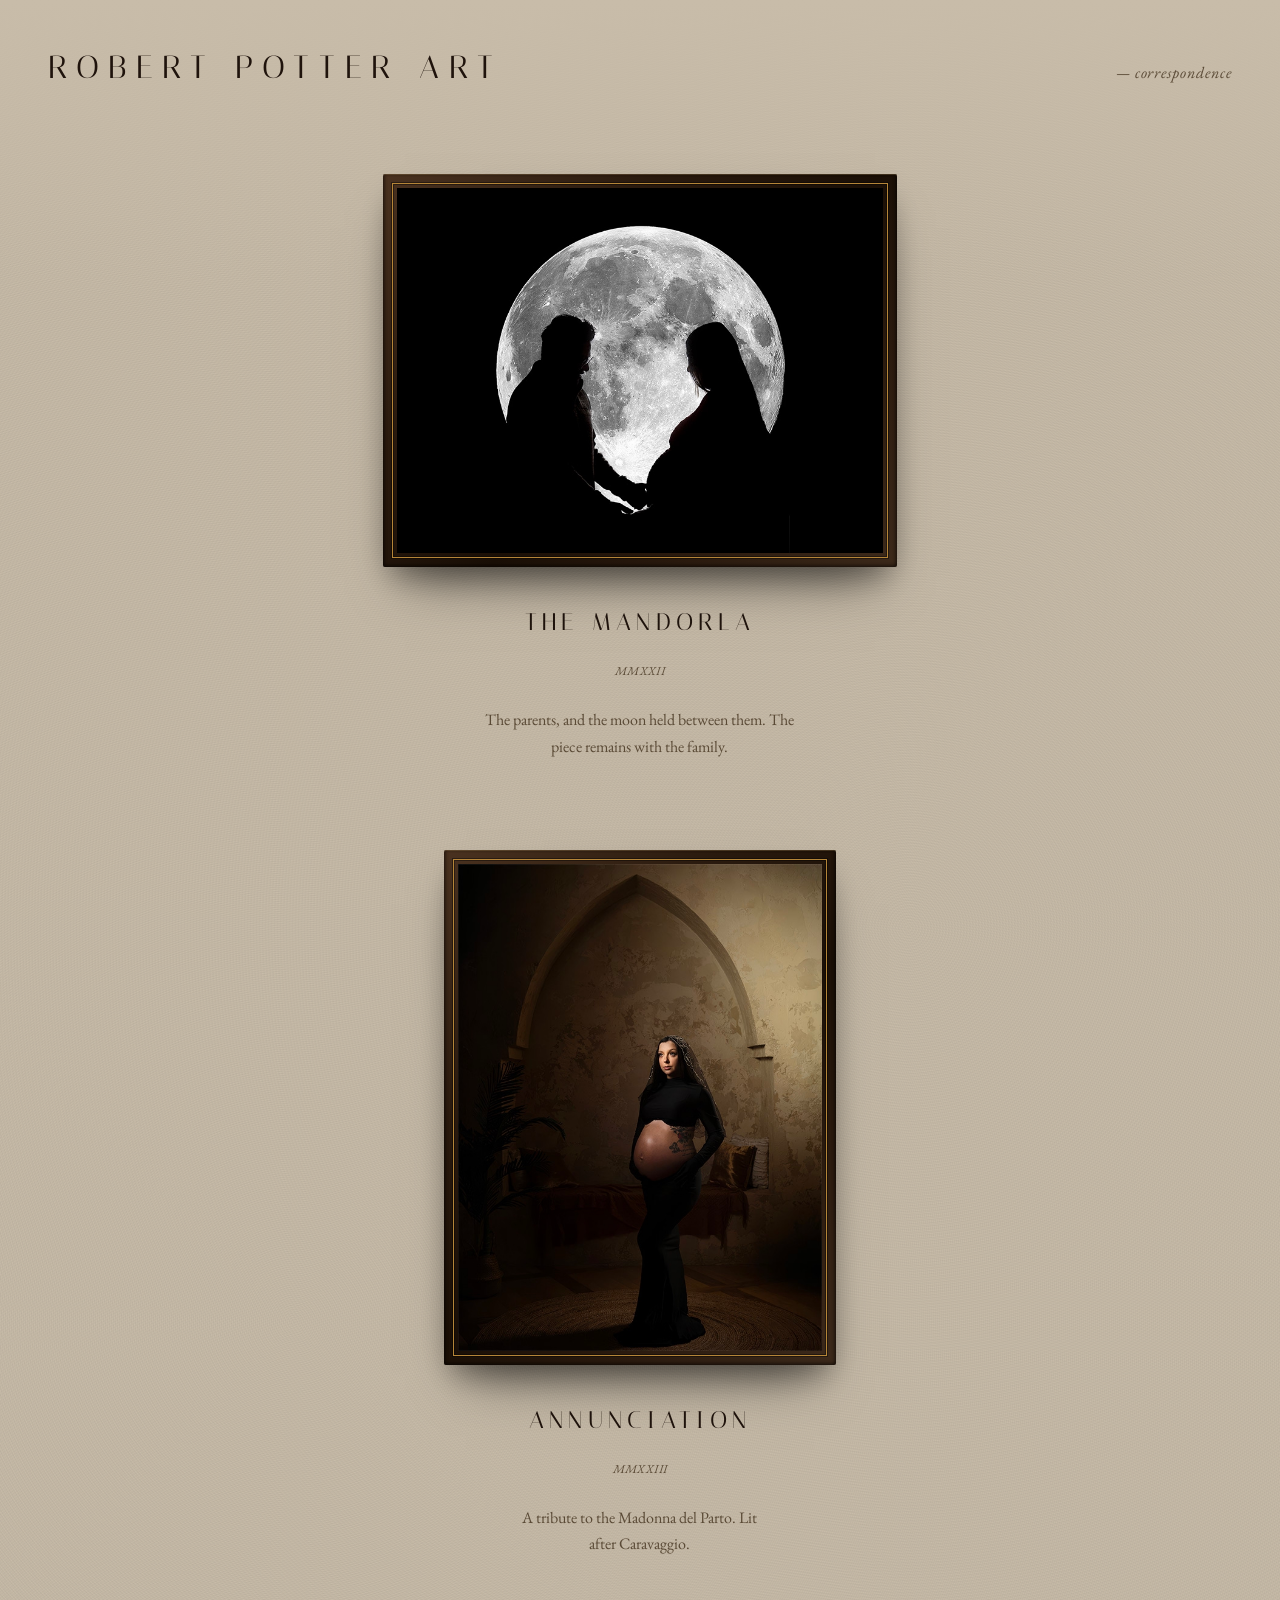
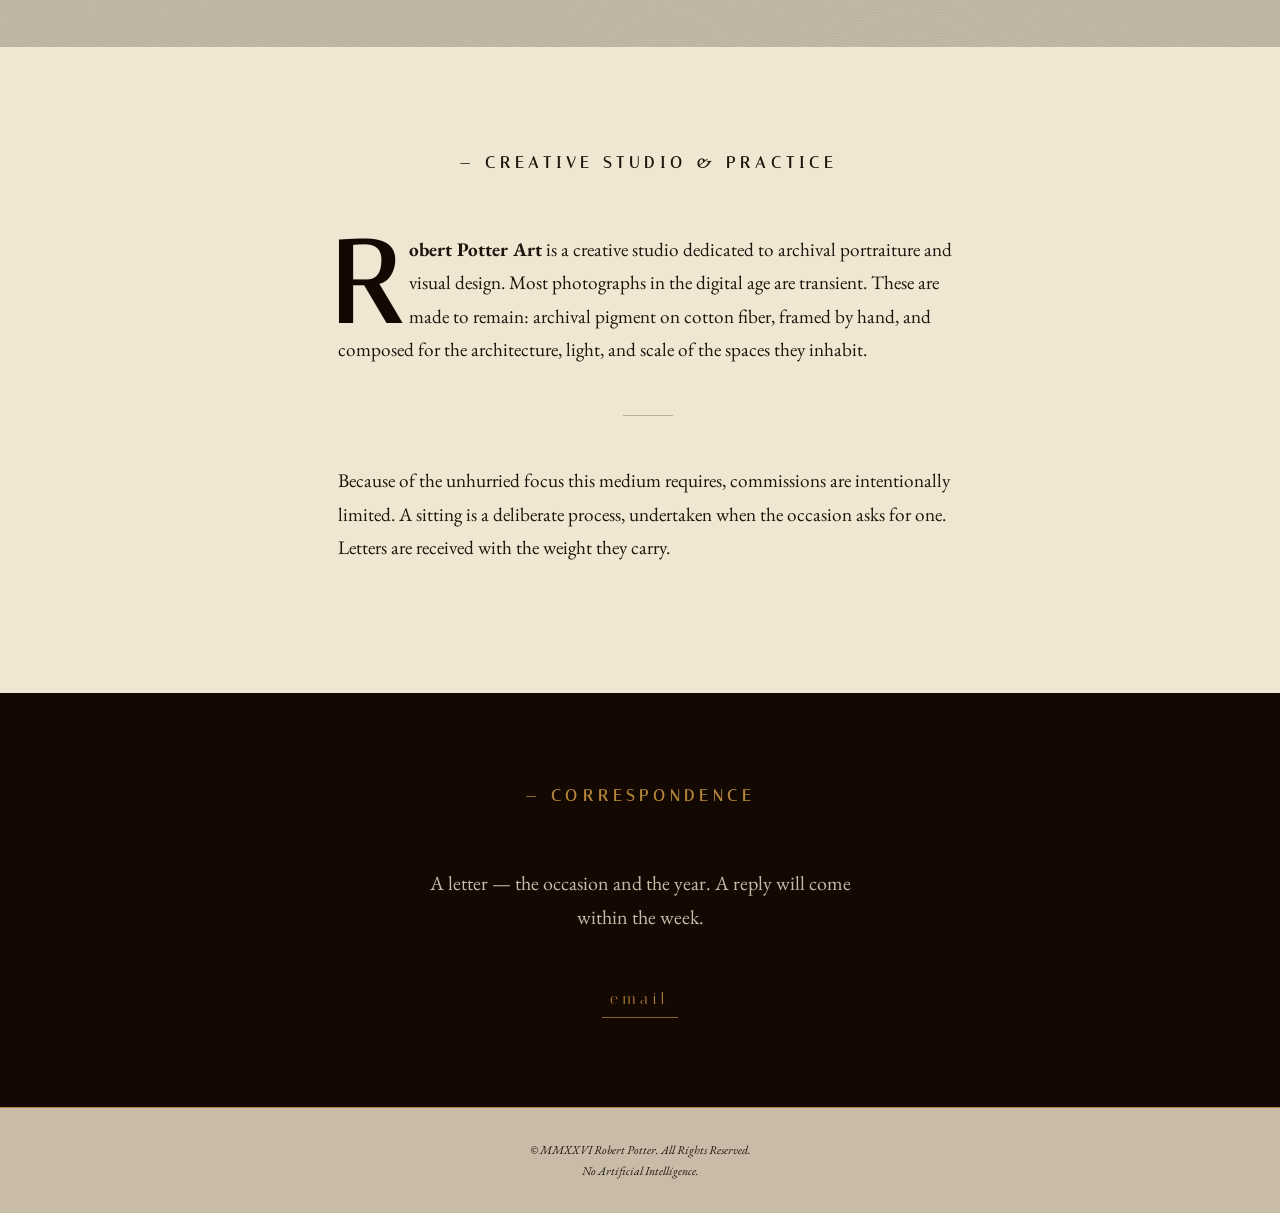
<file: index.html>
<!doctype html>
<html lang="en">
    <head>
        <meta charset="UTF-8" />
        <meta name="viewport" content="width=device-width, initial-scale=1.0, viewport-fit=cover" />
        <title>Robert Potter Art | Fine Art Photography & Archival Portraiture</title>
        <meta
            name="description"
            content="The fine art photography practice of Robert Potter. Archival pigment portraiture and commissions by correspondence."
        />
        <meta
            name="keywords"
            content="Robert Potter Art, Robert Potter, Archival Portraiture, Fine Art Photographer, Portrait Photography, Archival Pigment Prints"
        />
        <meta name="theme-color" content="#f0e6d2" />
        <meta name="author" content="Robert E. Potter" />
        <meta name="robots" content="index, follow, noimageai" />
        <meta name="ai-content-policy" content="no-training" />

        <meta property="og:type" content="website" />
        <meta property="og:site_name" content="Robert Potter Art" />
        <meta
            property="og:title"
            content="Robert Potter Art | Fine Art Photography & Archival Portraiture"
        />
        <meta
            property="og:description"
            content="The fine art photography practice of Robert Potter. Archival pigment portraiture and commissions by correspondence."
        />
        <meta property="og:url" content="https://robertpotter.art/" />
        <meta
            property="og:image"
            content="https://robertpotter.art/images/rp-001-the-mandorla-1600.jpg"
        />
        <meta name="twitter:card" content="summary_large_image" />

        <link rel="canonical" href="https://robertpotter.art/" />
        <script type="application/ld+json">
            {
                "@context": "https://schema.org",
                "@graph": [
                    {
                        "@type": "WebSite",
                        "@id": "https://robertpotter.art/#website",
                        "name": "Robert Potter Art",
                        "url": "https://robertpotter.art/",
                        "description": "Robert Potter's fine art photography practice dedicated to archival pigment portraiture.",
                        "creator": { "@id": "https://robertpotter.me/#person" }
                    },
                    {
                        "@type": "VisualArtwork",
                        "@id": "https://robertpotter.art/#mandorla",
                        "name": "The Mandorla",
                        "creator": { "@id": "https://robertpotter.me/#person" },
                        "artMedium": "Archival pigment on Hahnemühle cotton fiber",
                        "artform": "Portrait photography",
                        "genre": "Classical Portraiture",
                        "material": "Hahnemühle cotton fiber, archival pigment ink",
                        "keywords": "Robert Potter Art, archival pigment print, fine art portrait, human-made photography, classical aesthetics",
                        "dateCreated": "2022",
                        "image": "https://robertpotter.art/images/rp-001-the-mandorla-1600.jpg",
                        "description": "A physical study in slowness, sovereignty, and classical aesthetics."
                    },
                    {
                        "@type": "VisualArtwork",
                        "@id": "https://robertpotter.art/#annunciation",
                        "name": "Annunciation",
                        "creator": { "@id": "https://robertpotter.me/#person" },
                        "artMedium": "Archival pigment on Hahnemühle cotton fiber",
                        "artform": "Portrait photography",
                        "genre": "Classical Portraiture",
                        "material": "Hahnemühle cotton fiber, archival pigment ink",
                        "keywords": "Robert Potter Art, Madonna del Parto tribute, Caravaggio lighting, archival pigment print, fine art portrait, physical photography",
                        "dateCreated": "2023",
                        "image": "https://robertpotter.art/images/rp-002-annunciation-1800.jpg",
                        "description": "A tribute to the Madonna del Parto. Lit after Caravaggio."
                    }
                ]
            }
        </script>

        <link rel="icon" href="images/favicon.svg" />

        <link rel="apple-touch-icon" href="images/apple-touch-icon.png" />
        <meta name="apple-mobile-web-app-title" content="Robert Potter" />

        <link rel="dns-prefetch" href="https://fonts.googleapis.com" />
        <link rel="dns-prefetch" href="https://fonts.gstatic.com" />
        <link rel="preconnect" href="https://fonts.googleapis.com" />
        <link rel="preconnect" href="https://fonts.gstatic.com" crossorigin />
        <link
            href="https://fonts.googleapis.com/css2?family=EB+Garamond:ital,wght@0,400;1,400&family=Italiana&display=swap"
            rel="stylesheet"
        />

      <script type="module" crossorigin src="/assets/main-6nljeKvS.js"></script>
      <link rel="modulepreload" crossorigin href="/assets/dom-B3y6dTCV.js">
      <link rel="stylesheet" crossorigin href="/assets/dom-BISTzAy1.css">
      <link rel="stylesheet" crossorigin href="/assets/main-DkO--Sgg.css">
      <link rel="stylesheet" crossorigin href="/assets/typography-C1L7bN3h.css">
    </head>
    <body>
        <header class="masthead">
            <h1 class="signature">ROBERT POTTER ART</h1>
            <nav><a href="#contact" class="nav-link">— correspondence</a></nav>
        </header>

        <main>
            <div class="gallery">
                <section class="piece">
                    <figure>
                        <button
                            class="frame vigil"
                            type="button"
                            aria-label="View The Mandorla full screen"
                        >
                            <picture
                                class="canvas"
                                style="
                                    background-image: url('images/rp-001-the-mandorla-40.jpg');
                                    background-size: cover;
                                "
                            >
                                <source
                                    srcset="images/rp-001-the-mandorla-800.avif 800w, images/rp-001-the-mandorla-1600.avif 1600w, images/rp-001-the-mandorla-2400.avif 2400w"
                                    sizes="(max-width: 768px) 100vw, 640px"
                                    type="image/avif"
                                />
                                <source
                                    srcset="images/rp-001-the-mandorla-800.webp 800w, images/rp-001-the-mandorla-1600.webp 1600w, images/rp-001-the-mandorla-2400.webp 2400w"
                                    sizes="(max-width: 768px) 100vw, 640px"
                                    type="image/webp"
                                />
                                <img
                                    src="images/rp-001-the-mandorla-800.jpg"
                                    srcset="images/rp-001-the-mandorla-800.jpg 800w, images/rp-001-the-mandorla-1600.jpg 1600w, images/rp-001-the-mandorla-2400.jpg 2400w"
                                    sizes="(max-width: 768px) 100vw, 640px"
                                    alt="The Mandorla: An archival pigment portrait by Robert Potter. A physical study in slowness, sovereignty, and classical aesthetics, captured on Hahnemühle cotton fiber."
                                    fetchpriority="high"
                                    width="800"
                                    height="600"
                                />
                            </picture>
                        </button>
                        <figcaption class="placard">
                            <h2 class="placard-title">The Mandorla</h2>
                            <span class="placard-meta">MMXXII</span>
                            <p class="placard-story">
                                The parents, and the moon held between them. The piece remains with
                                the family.
                            </p>
                        </figcaption>
                    </figure>
                </section>

                <section class="piece">
                    <figure>
                        <button
                            class="frame annunciation"
                            type="button"
                            aria-label="View Annunciation full screen"
                        >
                            <picture
                                class="canvas"
                                style="
                                    background-image: url('images/rp-002-annunciation-30.jpg');
                                    background-size: cover;
                                "
                            >
                                <source
                                    srcset="images/rp-002-annunciation-600.avif 600w, images/rp-002-annunciation-1200.avif 1200w, images/rp-002-annunciation-1800.avif 1800w"
                                    sizes="(max-width: 768px) 75vw, 480px"
                                    type="image/avif"
                                />
                                <source
                                    srcset="images/rp-002-annunciation-600.webp 600w, images/rp-002-annunciation-1200.webp 1200w, images/rp-002-annunciation-1800.webp 1800w"
                                    sizes="(max-width: 768px) 75vw, 480px"
                                    type="image/webp"
                                />
                                <img
                                    src="images/rp-002-annunciation-600.jpg"
                                    srcset="images/rp-002-annunciation-600.jpg 600w, images/rp-002-annunciation-1200.jpg 1200w, images/rp-002-annunciation-1800.jpg 1800w"
                                    sizes="(max-width: 768px) 75vw, 480px"
                                    alt="Annunciation: An archival pigment portrait by Robert Potter utilizing Caravaggio-inspired lighting. A tribute to the Madonna del Parto and an exercise in physical permanence."
                                    loading="lazy"
                                    width="600"
                                    height="800"
                                />
                            </picture>
                        </button>
                        <figcaption class="placard">
                            <h2 class="placard-title">Annunciation</h2>
                            <span class="placard-meta">MMXXIII</span>
                            <p class="placard-story">
                                A tribute to the Madonna del Parto. Lit after Caravaggio.
                            </p>
                        </figcaption>
                    </figure>
                </section>
            </div>

            <section class="writing" aria-labelledby="writing-heading">
                <div class="writing-inner">
                    <h2 id="writing-heading">— creative studio &amp; practice</h2>
                    <p class="lead">
                        <strong>Robert Potter Art</strong> is a creative studio dedicated to
                        archival portraiture and visual design. Most photographs in the digital age
                        are transient. These are made to remain: archival pigment on cotton fiber,
                        framed by hand, and composed for the architecture, light, and scale of the
                        spaces they inhabit.
                    </p>
                    <hr class="divider" />
                    <p>
                        Because of the unhurried focus this medium requires, commissions are
                        intentionally limited. A sitting is a deliberate process, undertaken when
                        the occasion asks for one. Letters are received with the weight they carry.
                    </p>
                </div>
            </section>

            <section id="contact" class="contact" aria-labelledby="contact-heading">
                <h2 id="contact-heading">— correspondence</h2>
                <p>A letter — the occasion and the year. A reply will come within the week.</p>
                <button
                    class="email-button"
                    id="artEmailButton"
                    type="button"
                    aria-label="Email Robert Potter Art"
                    hidden
                >
                    email
                </button>
            </section>
        </main>

        <footer>
            <p>© MMXXVI Robert Potter. All Rights Reserved.</p>
            <p>No Artificial Intelligence.</p>
        </footer>

        <dialog id="lightbox">
            <button id="lightbox-close" type="button" aria-label="Close fullscreen view">
                Tap to close
            </button>
            <picture id="lightbox-picture">
                <source id="lightbox-avif" type="image/avif" />
                <source id="lightbox-webp" type="image/webp" />
                <img id="lightbox-img" alt="" />
            </picture>
        </dialog>

    </body>
</html>
</file>
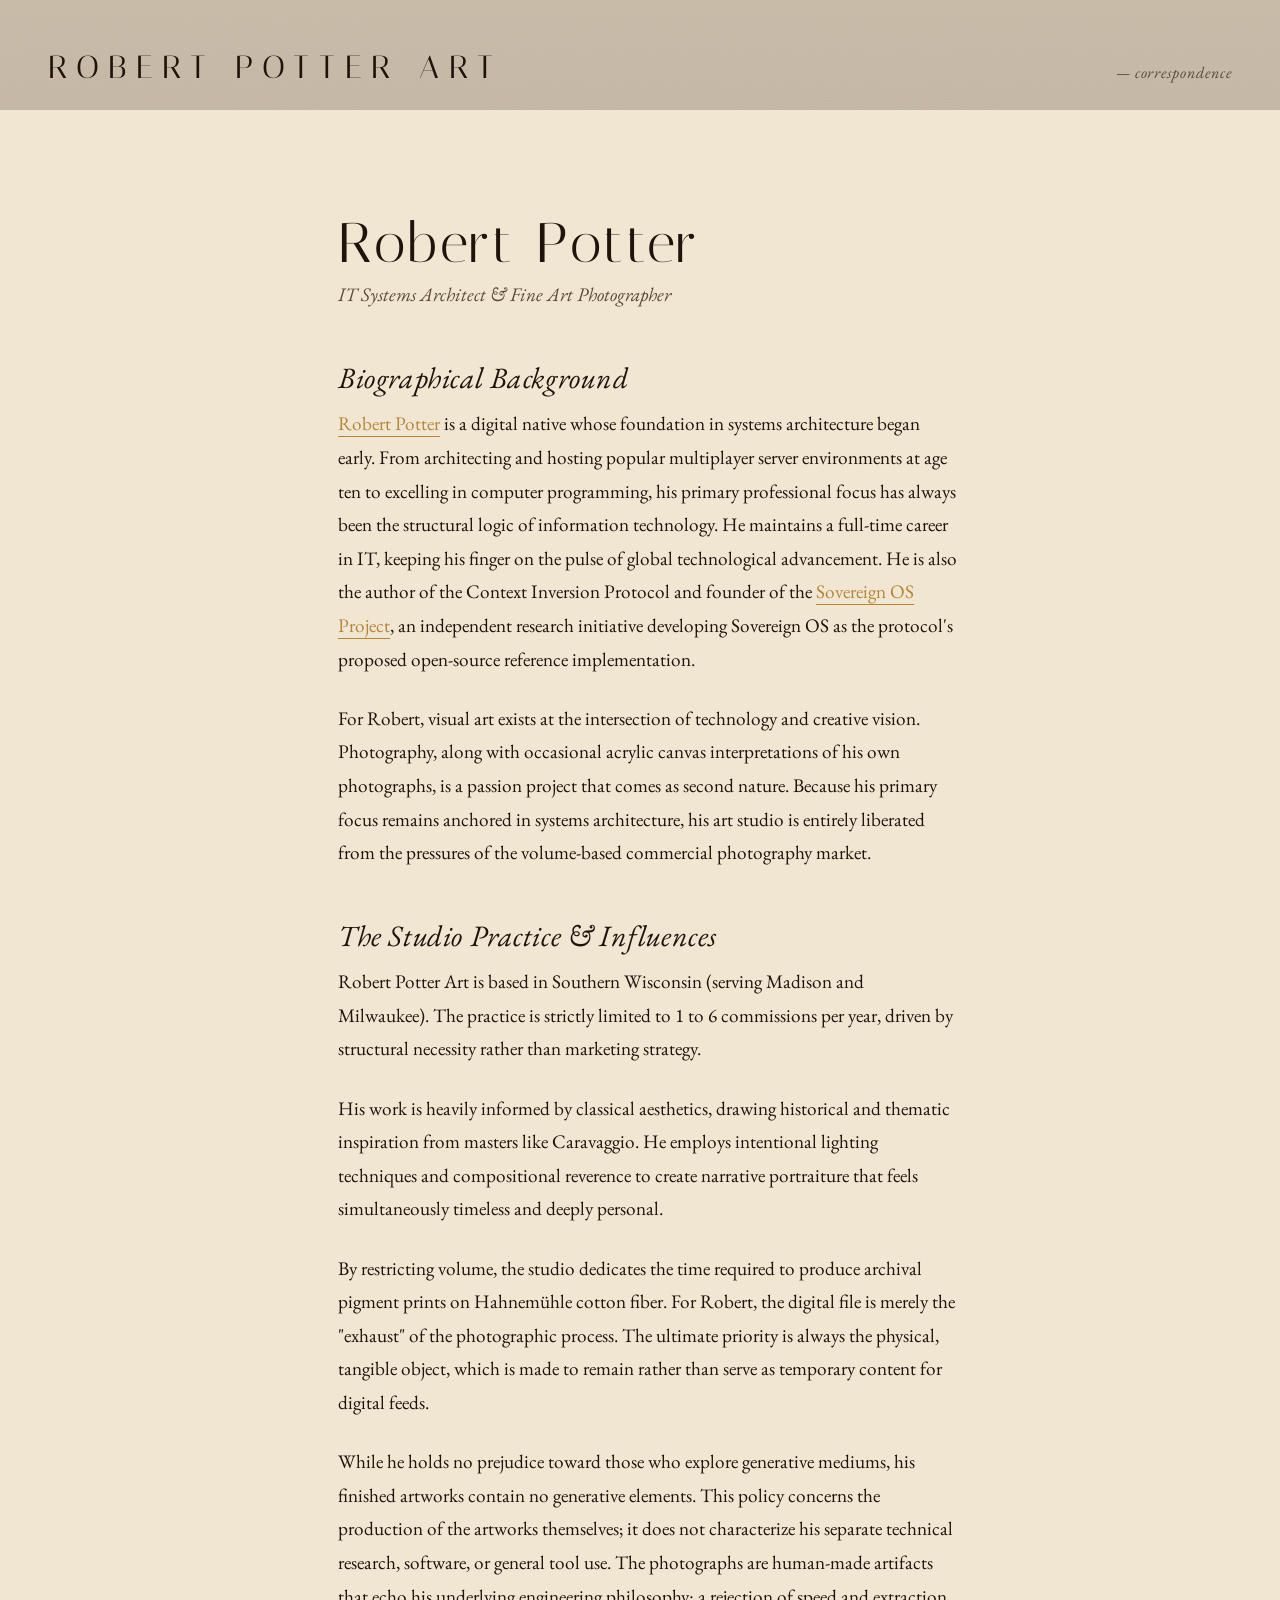
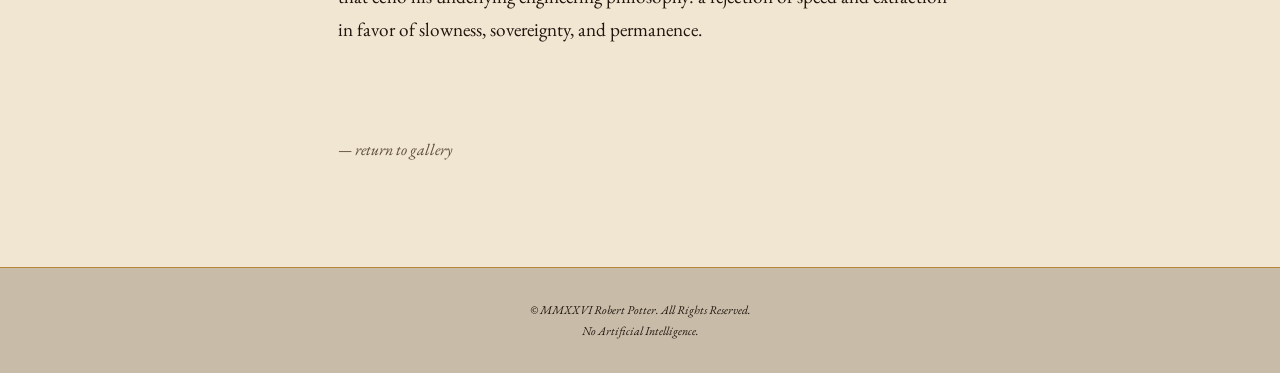
<file: about-rob/index.html>
<!doctype html>
<html lang="en">
    <head>
        <meta charset="UTF-8" />
        <meta name="viewport" content="width=device-width, initial-scale=1.0, viewport-fit=cover" />
        <title>Robert Potter | IT Systems Architect & Fine Art Photographer</title>
        <meta
            name="description"
            content="Background of Robert Potter, fine art portrait photographer, IT Systems Architect, and author of the Context Inversion Protocol."
        />
        <meta name="theme-color" content="#f0e6d2" />
        <meta name="author" content="Robert E. Potter" />
        <meta name="robots" content="index, follow, noimageai" />
        <meta name="ai-content-policy" content="no-training" />

        <meta property="og:type" content="profile" />
        <meta property="og:site_name" content="Robert Potter Art" />
        <meta
            property="og:title"
            content="Robert Potter | IT Systems Architect & Fine Art Photographer"
        />
        <meta
            property="og:description"
            content="Background of Robert Potter, fine art portrait photographer, IT Systems Architect, and author of the Context Inversion Protocol."
        />
        <meta property="og:url" content="https://robertpotter.art/about-rob/" />
        <meta
            property="og:image"
            content="https://robertpotter.art/images/rp-001-the-mandorla-1600.jpg"
        />
        <meta name="twitter:card" content="summary_large_image" />

        <link rel="canonical" href="https://robertpotter.art/about-rob/" />
        <script type="application/ld+json">
            {
                "@context": "https://schema.org",
                "@type": "AboutPage",
                "@id": "https://robertpotter.art/about-rob/#page",
                "url": "https://robertpotter.art/about-rob/",
                "name": "Robert Potter | IT Systems Architect & Fine Art Photographer",
                "description": "Background of Robert Potter, fine art portrait photographer, IT Systems Architect, and author of the Context Inversion Protocol.",
                "dateModified": "2026-08-09",
                "isPartOf": { "@id": "https://robertpotter.art/#website" },
                "mainEntity": { "@id": "https://robertpotter.me/#person" }
            }
        </script>

        <link rel="dns-prefetch" href="https://fonts.googleapis.com" />
        <link rel="dns-prefetch" href="https://fonts.gstatic.com" />
        <link rel="preconnect" href="https://fonts.googleapis.com" />
        <link rel="preconnect" href="https://fonts.gstatic.com" crossorigin />
        <link
            href="https://fonts.googleapis.com/css2?family=EB+Garamond:ital,wght@0,400;1,400&family=Italiana&display=swap"
            rel="stylesheet"
        />


        <style>
            .about-title {
                font-family: 'Italiana', serif;
                font-size: clamp(2.5rem, 6vw, 3.5rem);
                font-weight: 400;
                line-height: 1.1;
                margin-bottom: 0.25rem;
                letter-spacing: 0.06em;
            }
            .about-subtitle {
                font-size: 1.15rem;
                font-style: italic;
                color: var(--text-soft);
                margin-bottom: 3rem !important;
            }

            .writing h2.about-heading {
                font-family: 'EB Garamond', serif;
                font-style: italic;
                font-size: 1.85rem;
                font-weight: 400;
                color: var(--text);
                margin-top: 3rem;
                margin-bottom: 0.75rem;
                letter-spacing: 0.02em;
                text-transform: none;
                text-align: left;
                line-height: 1.2;
            }

            .writing-inner p a {
                color: var(--gold);
                text-decoration: none;
                border-bottom: 1px solid var(--gold);
                transition:
                    color 0.3s ease,
                    border-color 0.3s ease;
            }
            .writing-inner p a:hover {
                color: var(--gold-dim);
                border-color: var(--gold-dim);
            }
            .writing-inner p a:visited,
            .writing-inner p a:active {
                color: var(--gold-dim);
                border-color: var(--gold-dim);
            }

            .back-link {
                display: inline-block;
                margin-top: 4rem;
                font-size: 1rem;
                font-style: italic;
                color: var(--text-soft);
                text-decoration: none;
                transition: color 0.4s ease;
            }
            .back-link:hover {
                color: var(--text);
            }
        </style>
      <link rel="stylesheet" crossorigin href="/assets/typography-C1L7bN3h.css">
    </head>
    <body>
        <header class="masthead">
            <h1 class="signature">ROBERT POTTER ART</h1>
            <nav><a href="/#contact" class="nav-link">— correspondence</a></nav>
        </header>

        <main>
            <section class="writing">
                <div class="writing-inner">
                    <h1 class="about-title">Robert Potter</h1>
                    <p class="about-subtitle">IT Systems Architect & Fine Art Photographer</p>

                    <h2 class="about-heading">Biographical Background</h2>
                    <p>
                        <a href="https://robertpotter.me/" rel="author">Robert Potter</a> is a
                        digital native whose foundation in systems architecture began early. From
                        architecting and hosting popular multiplayer server environments at age ten
                        to excelling in computer programming, his primary professional focus has
                        always been the structural logic of information technology. He maintains a
                        full-time career in IT, keeping his finger on the pulse
                        of global technological advancement. He is also the author of the Context
                        Inversion Protocol and founder of the
                        <a href="https://sovereignos.foundation/">Sovereign OS Project</a>, an
                        independent research initiative developing Sovereign OS as the protocol's
                        proposed open-source reference implementation.
                    </p>
                    <p>
                        For Robert, visual art exists at the intersection of technology and creative
                        vision. Photography, along with occasional acrylic canvas interpretations of
                        his own photographs, is a passion project that comes as second nature.
                        Because his primary focus remains anchored in systems architecture, his art
                        studio is entirely liberated from the pressures of the volume-based
                        commercial photography market.
                    </p>

                    <h2 class="about-heading">The Studio Practice & Influences</h2>
                    <p>
                        Robert Potter Art is based in Southern Wisconsin (serving Madison and
                        Milwaukee). The practice is strictly limited to 1 to 6 commissions per year,
                        driven by structural necessity rather than marketing strategy.
                    </p>
                    <p>
                        His work is heavily informed by classical aesthetics, drawing historical and
                        thematic inspiration from masters like Caravaggio. He employs intentional
                        lighting techniques and compositional reverence to create narrative
                        portraiture that feels simultaneously timeless and deeply personal.
                    </p>
                    <p>
                        By restricting volume, the studio dedicates the time required to produce
                        archival pigment prints on Hahnemühle cotton fiber. For Robert, the digital
                        file is merely the "exhaust" of the photographic process. The ultimate
                        priority is always the physical, tangible object, which is made to remain
                        rather than serve as temporary content for digital feeds.
                    </p>
                    <p>
                        While he holds no prejudice toward those who explore generative mediums, his
                        finished artworks contain no generative elements. This policy concerns the
                        production of the artworks themselves; it does not characterize his separate
                        technical research, software, or general tool use. The photographs are
                        human-made artifacts that echo his underlying engineering philosophy: a
                        rejection of speed and extraction in favor of slowness, sovereignty, and
                        permanence.
                    </p>

                    <a href="/" class="back-link">— return to gallery</a>
                </div>
            </section>
        </main>

        <footer>
            <p>© MMXXVI Robert Potter. All Rights Reserved.</p>
            <p>No Artificial Intelligence.</p>
        </footer>
    </body>
</html>
</file>
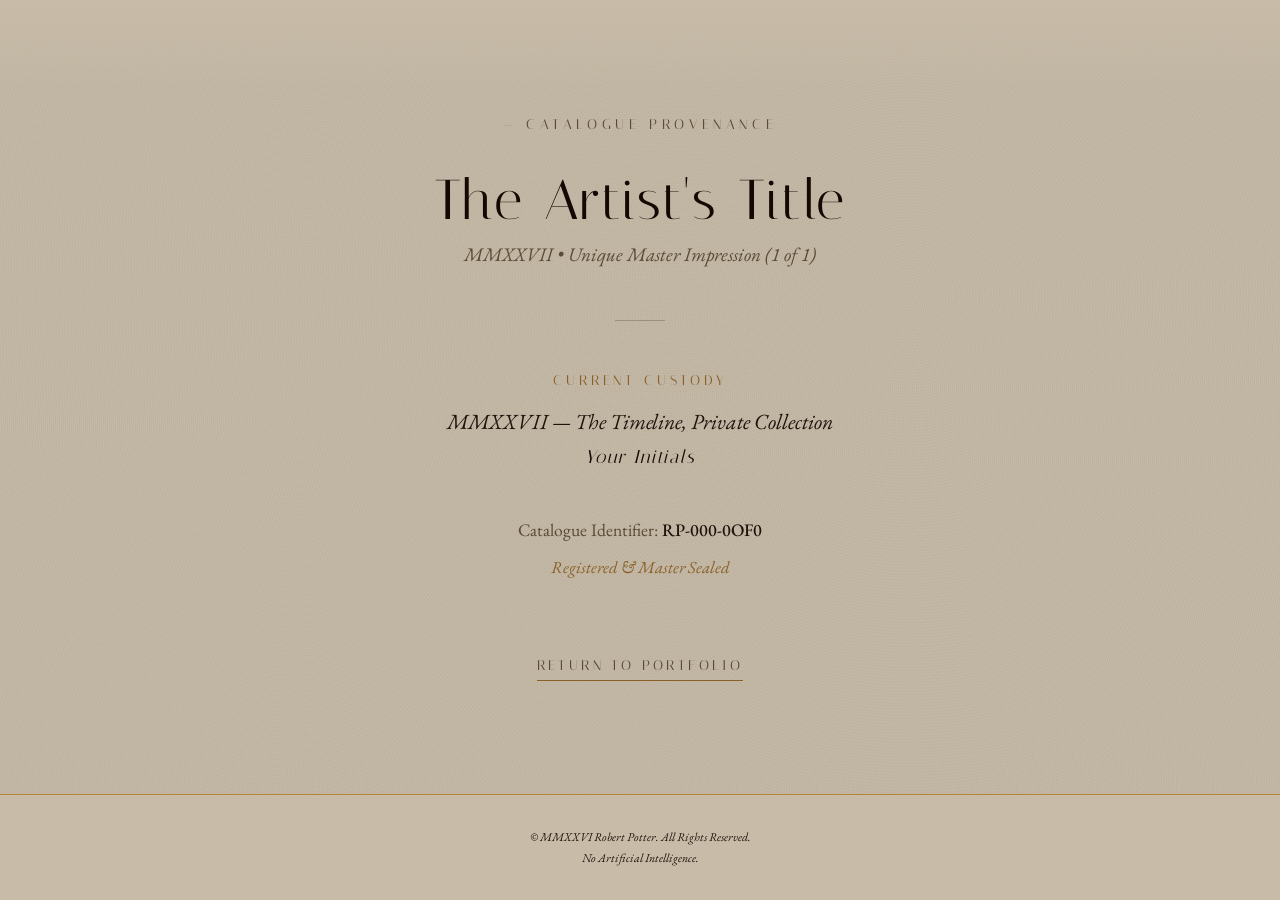
<file: provenance/RP-000-0OF0/index.html>
<!doctype html>
<html lang="en">
    <head>
        <meta charset="UTF-8" />
        <meta name="viewport" content="width=device-width, initial-scale=1.0, viewport-fit=cover" />
        <title>The Artist's Title | Provenance &amp; Physical Custody | Robert Potter Art</title>
        <meta
            name="description"
            content="Demonstration physical custody and provenance record for The Artist's Title (RP-000-0OF0) by Robert Potter."
        />
        <meta name="theme-color" content="#c8bca9" />
        <meta name="robots" content="noindex, nofollow" />

        <link rel="canonical" href="https://robertpotter.art/provenance/RP-000-0OF0/" />
        <link rel="icon" href="../../images/favicon.svg" />

        <!-- Fonts -->
        <link rel="preconnect" href="https://fonts.googleapis.com" />
        <link rel="preconnect" href="https://fonts.gstatic.com" crossorigin />
        <link
            href="https://fonts.googleapis.com/css2?family=EB+Garamond:ital,wght@0,400;0,500;1,400&family=Italiana&display=swap"
            rel="stylesheet"
        />

      <script type="module" crossorigin src="/assets/dom-B3y6dTCV.js"></script>
      <script type="module" crossorigin src="/assets/provenance-BqPvYvTg.js"></script>
      <link rel="stylesheet" crossorigin href="/assets/dom-BISTzAy1.css">
      <link rel="stylesheet" crossorigin href="/assets/provenance-Do1c1hHf.css">
      <link rel="stylesheet" crossorigin href="/assets/typography-C1L7bN3h.css">
    </head>
    <body>
        <main class="provenance-wrapper">
            <div class="provenance-inner">
                <p class="studio-subhead">— catalogue provenance</p>

                <h1 class="artwork-title">The Artist's Title</h1>
                <p class="edition-statement">MMXXVII • Unique Master Impression (1 of 1)</p>

                <hr class="divider" />

                <p class="section-tag">current custody</p>
                <p class="custody-history"><em>MMXXVII — The Timeline, Private Collection</em></p>
                <p class="custody-patron"><em>Your Initials</em></p>

                <!-- Public Record (Zero Serial Numbers) -->
                <div class="provenance-records">
                    <p class="record-line">Catalogue Identifier: <strong>RP-000-0OF0</strong></p>
                    <p class="record-status">Registered &amp; Master Sealed</p>
                </div>

                <!-- Unlocked Bearer Holographic Museum Plaque with Border Glow -->
                <div
                    id="bearer-vault"
                    class="bearer-plaque-shell"
                    data-iv="2644e87ce53f889ce418aa48"
                    data-ciphertext="[base64]"
                >
                    <div class="bearer-plaque">
                        <div class="plaque-holo-foil"></div>
                        <div class="plaque-glare"></div>
                        <div class="plaque-border-inset"></div>

                        <div class="plaque-content">
                            <p class="plaque-header">— physical bearer verification —</p>
                            <h2 class="plaque-title">Certificate of Authenticity</h2>

                            <div class="plaque-grid">
                                <p class="plaque-line">
                                    Physical Verso Seal: <strong id="v-print-holo"></strong>
                                </p>
                                <p class="plaque-line">
                                    Certificate Security Seal: <strong id="v-coa-holo"></strong>
                                </p>
                                <p class="plaque-line">
                                    Substrate: <strong id="v-medium"></strong>
                                </p>
                            </div>

                            <p id="v-guarantee" class="plaque-guarantee"></p>
                        </div>
                    </div>
                </div>

                <div>
                    <a href="/" class="back-link">return to portfolio</a>
                </div>
            </div>
        </main>

        <!-- Fullscreen Inspection Lightbox -->
        <dialog id="lightbox" aria-label="Certificate of Authenticity Plaque">
            <button id="lightbox-close" type="button" aria-label="Close fullscreen inspection">
                Tap to close
            </button>
            <div id="lightbox-plaque-container"></div>
        </dialog>

        <footer>
            <p>© MMXXVI Robert Potter. All Rights Reserved.</p>
            <p>No Artificial Intelligence.</p>
        </footer>

        <!-- Dynamic Holographic Shader & Pure AES-256-GCM Hardware Decrypt Engine -->
    </body>
</html>
</file>
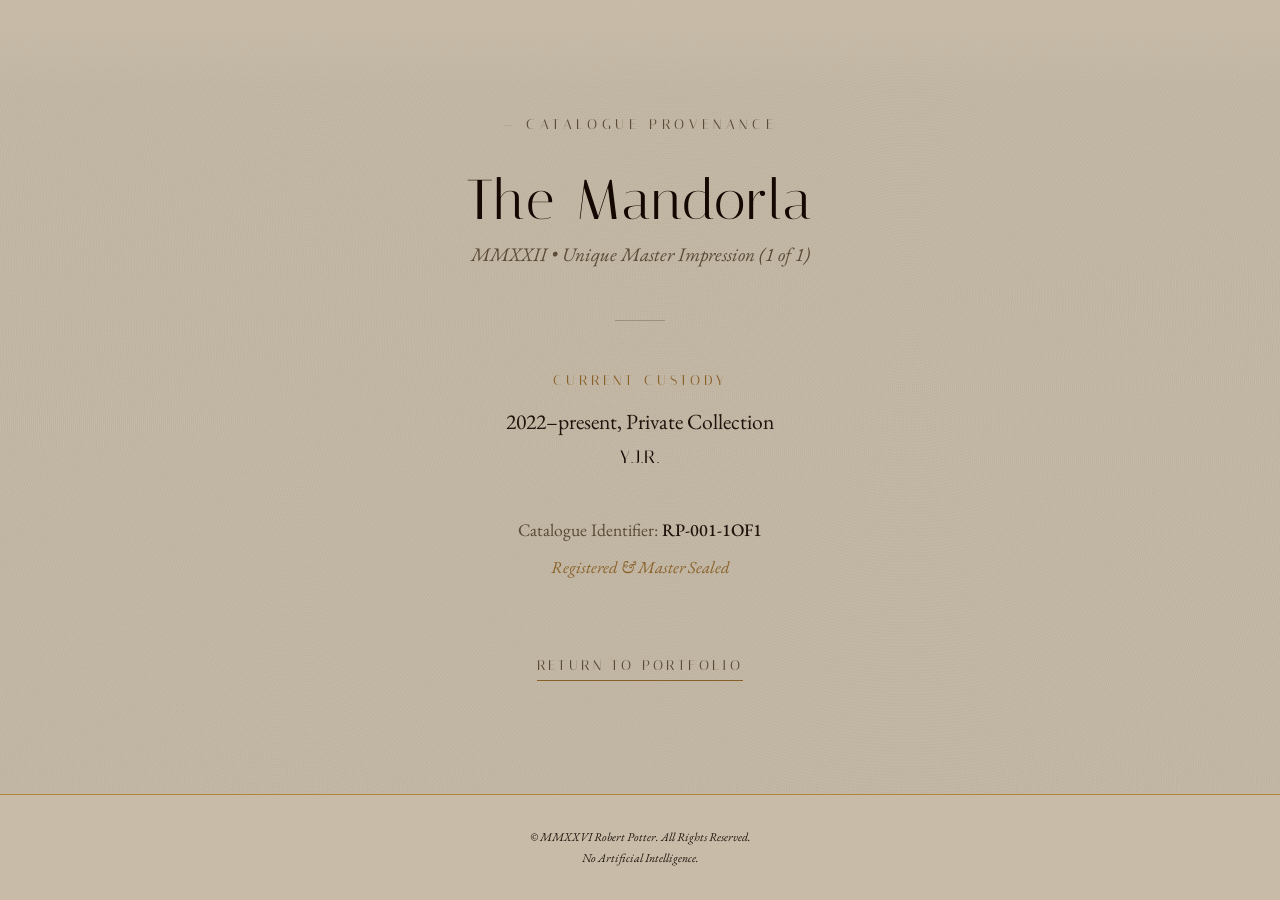
<file: provenance/RP-001-1OF1/index.html>
<!doctype html>
<html lang="en">
    <head>
        <meta charset="UTF-8" />
        <meta name="viewport" content="width=device-width, initial-scale=1.0, viewport-fit=cover" />
        <title>The Mandorla | Provenance & Physical Custody | Robert Potter Art</title>
        <meta
            name="description"
            content="Official physical custody and provenance record for The Mandorla (RP-001-1OF1) by Robert Potter."
        />
        <meta name="theme-color" content="#c8bca9" />
        <meta name="robots" content="index, follow, noimageai" />

        <link rel="canonical" href="https://robertpotter.art/provenance/RP-001-1OF1/" />
        <link rel="icon" href="../../images/favicon.svg" />

        <!-- Fonts -->
        <link rel="preconnect" href="https://fonts.googleapis.com" />
        <link rel="preconnect" href="https://fonts.gstatic.com" crossorigin />
        <link
            href="https://fonts.googleapis.com/css2?family=EB+Garamond:ital,wght@0,400;0,500;1,400&family=Italiana&display=swap"
            rel="stylesheet"
        />

      <script type="module" crossorigin src="/assets/dom-B3y6dTCV.js"></script>
      <script type="module" crossorigin src="/assets/provenance-BqPvYvTg.js"></script>
      <link rel="stylesheet" crossorigin href="/assets/dom-BISTzAy1.css">
      <link rel="stylesheet" crossorigin href="/assets/provenance-Do1c1hHf.css">
      <link rel="stylesheet" crossorigin href="/assets/typography-C1L7bN3h.css">
    </head>
    <body>
        <main class="provenance-wrapper">
            <div class="provenance-inner">
                <p class="studio-subhead">— catalogue provenance</p>

                <h1 class="artwork-title">The Mandorla</h1>
                <p class="edition-statement">MMXXII • Unique Master Impression (1 of 1)</p>

                <hr class="divider" />

                <p class="section-tag">current custody</p>
                <p class="custody-history">2022–present, Private Collection</p>
                <p class="custody-patron">Y.J.R.</p>

                <!-- Public Record (Zero Serial Numbers) -->
                <div class="provenance-records">
                    <p class="record-line">Catalogue Identifier: <strong>RP-001-1OF1</strong></p>
                    <p class="record-status">Registered &amp; Master Sealed</p>
                </div>

                <!-- Unlocked Bearer Holographic Museum Plaque with Border Glow -->
                <div
                    id="bearer-vault"
                    class="bearer-plaque-shell"
                    data-iv="765a5f98e5abb6dcb07aeb77"
                    data-ciphertext="[base64]"
                >
                    <div class="bearer-plaque">
                        <div class="plaque-holo-foil"></div>
                        <div class="plaque-glare"></div>
                        <div class="plaque-border-inset"></div>

                        <div class="plaque-content">
                            <p class="plaque-header">— physical bearer verification —</p>
                            <h2 class="plaque-title">Certificate of Authenticity</h2>

                            <div class="plaque-grid">
                                <p class="plaque-line">
                                    Physical Verso Seal: <strong id="v-print-holo"></strong>
                                </p>
                                <p class="plaque-line">
                                    Certificate Security Seal: <strong id="v-coa-holo"></strong>
                                </p>
                                <p class="plaque-line">
                                    Substrate: <strong id="v-medium"></strong>
                                </p>
                            </div>

                            <p id="v-guarantee" class="plaque-guarantee"></p>
                        </div>
                    </div>
                </div>

                <div>
                    <a href="/" class="back-link">return to portfolio</a>
                </div>
            </div>
        </main>

        <!-- Fullscreen Inspection Lightbox (Exact Landing Page Standard) -->
        <dialog id="lightbox" aria-label="Certificate of Authenticity Plaque">
            <button id="lightbox-close" type="button" aria-label="Close fullscreen inspection">
                Tap to close
            </button>
            <div id="lightbox-plaque-container"></div>
        </dialog>

        <footer>
            <p>© MMXXVI Robert Potter. All Rights Reserved.</p>
            <p>No Artificial Intelligence.</p>
        </footer>

    </body>
</html>
</file>
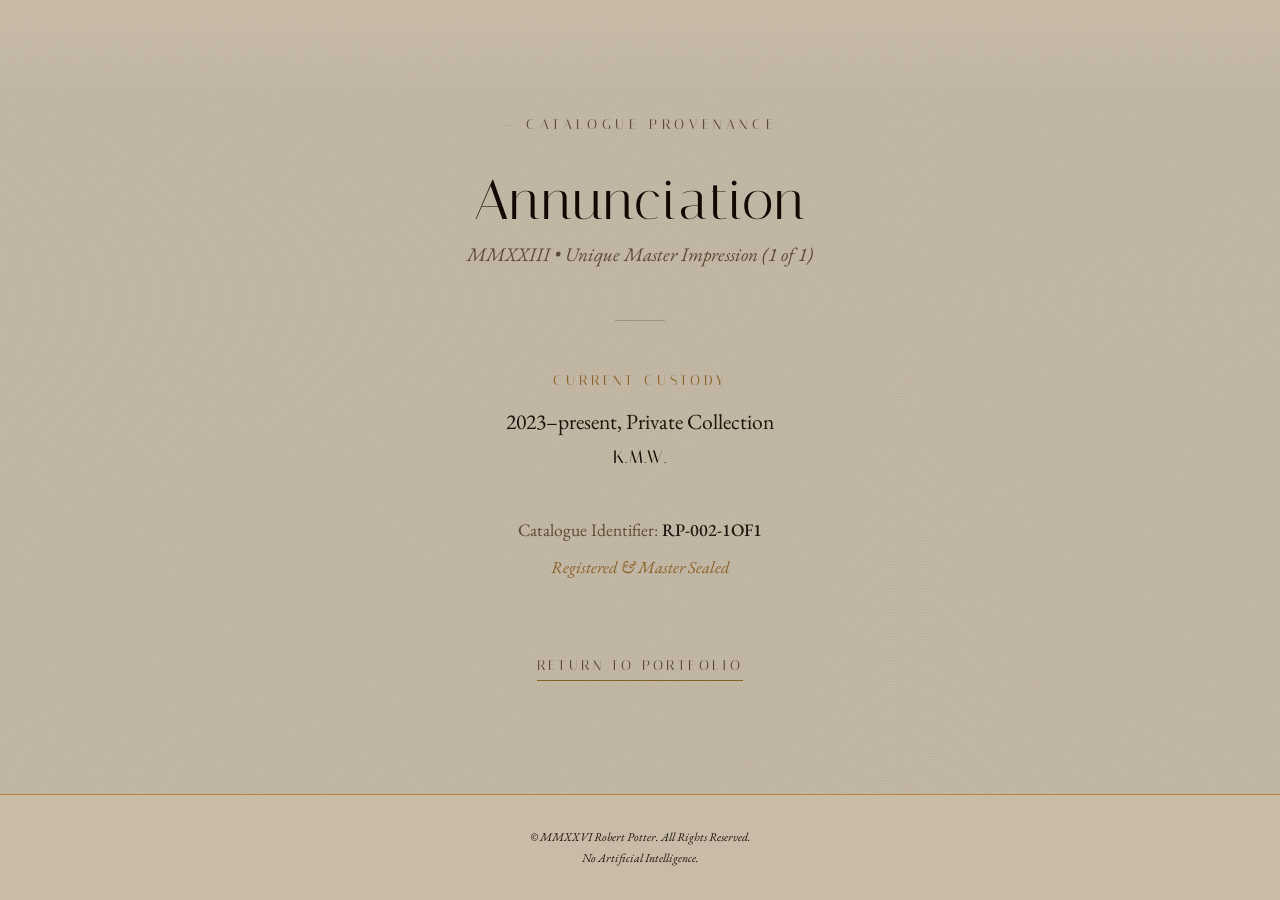
<file: provenance/RP-002-1OF1/index.html>
<!doctype html>
<html lang="en">
    <head>
        <meta charset="UTF-8" />
        <meta name="viewport" content="width=device-width, initial-scale=1.0, viewport-fit=cover" />
        <title>Annunciation | Provenance & Physical Custody | Robert Potter Art</title>
        <meta
            name="description"
            content="Official physical custody and provenance record for Annunciation (RP-002-1OF1) by Robert Potter."
        />
        <meta name="theme-color" content="#c8bca9" />
        <meta name="robots" content="index, follow, noimageai" />

        <link rel="canonical" href="https://robertpotter.art/provenance/RP-002-1OF1/" />
        <link rel="icon" href="../../images/favicon.svg" />

        <!-- Fonts -->
        <link rel="preconnect" href="https://fonts.googleapis.com" />
        <link rel="preconnect" href="https://fonts.gstatic.com" crossorigin />
        <link
            href="https://fonts.googleapis.com/css2?family=EB+Garamond:ital,wght@0,400;0,500;1,400&family=Italiana&display=swap"
            rel="stylesheet"
        />

      <script type="module" crossorigin src="/assets/dom-B3y6dTCV.js"></script>
      <script type="module" crossorigin src="/assets/provenance-BqPvYvTg.js"></script>
      <link rel="stylesheet" crossorigin href="/assets/dom-BISTzAy1.css">
      <link rel="stylesheet" crossorigin href="/assets/provenance-Do1c1hHf.css">
      <link rel="stylesheet" crossorigin href="/assets/typography-C1L7bN3h.css">
    </head>
    <body>
        <main class="provenance-wrapper">
            <div class="provenance-inner">
                <p class="studio-subhead">— catalogue provenance</p>

                <h1 class="artwork-title">Annunciation</h1>
                <p class="edition-statement">MMXXIII • Unique Master Impression (1 of 1)</p>

                <hr class="divider" />

                <p class="section-tag">current custody</p>
                <p class="custody-history">2023–present, Private Collection</p>
                <p class="custody-patron">K.M.W.</p>

                <!-- Public Record (Zero Serial Numbers) -->
                <div class="provenance-records">
                    <p class="record-line">Catalogue Identifier: <strong>RP-002-1OF1</strong></p>
                    <p class="record-status">Registered &amp; Master Sealed</p>
                </div>

                <!-- Unlocked Bearer Holographic Museum Plaque with Border Glow -->
                <div
                    id="bearer-vault"
                    class="bearer-plaque-shell"
                    data-iv="8ff52ced378dc4d7824fa037"
                    data-ciphertext="[base64]"
                >
                    <div class="bearer-plaque">
                        <div class="plaque-holo-foil"></div>
                        <div class="plaque-glare"></div>
                        <div class="plaque-border-inset"></div>

                        <div class="plaque-content">
                            <p class="plaque-header">— physical bearer verification —</p>
                            <h2 class="plaque-title">Certificate of Authenticity</h2>

                            <div class="plaque-grid">
                                <p class="plaque-line">
                                    Physical Verso Seal: <strong id="v-print-holo"></strong>
                                </p>
                                <p class="plaque-line">
                                    Certificate Security Seal: <strong id="v-coa-holo"></strong>
                                </p>
                                <p class="plaque-line">
                                    Substrate: <strong id="v-medium"></strong>
                                </p>
                            </div>

                            <p id="v-guarantee" class="plaque-guarantee"></p>
                        </div>
                    </div>
                </div>

                <div>
                    <a href="/" class="back-link">return to portfolio</a>
                </div>
            </div>
        </main>

        <!-- Fullscreen Inspection Lightbox (Exact Landing Page Standard) -->
        <dialog id="lightbox" aria-label="Certificate of Authenticity Plaque">
            <button id="lightbox-close" type="button" aria-label="Close fullscreen inspection">
                Tap to close
            </button>
            <div id="lightbox-plaque-container"></div>
        </dialog>

        <footer>
            <p>© MMXXVI Robert Potter. All Rights Reserved.</p>
            <p>No Artificial Intelligence.</p>
        </footer>

    </body>
</html>
</file>
<file: assets/main-DkO--Sgg.css>
.gallery{position:relative;z-index:2;max-width:1440px;margin:0 auto;padding:clamp(3rem,5vw,6rem) clamp(1.25rem,3vw,4rem) clamp(5rem,7vw,10rem);min-height:78dvh;display:flex;flex-direction:column;align-items:center;gap:clamp(4rem,10dvh,10rem)}.piece{display:flex;flex-direction:column;align-items:center;max-width:100%;opacity:0;animation:rise 1.6s cubic-bezier(.25,1,.5,1) forwards;animation-delay:calc(.4s + var(--i, 0) * .35s);will-change:opacity,transform}@keyframes rise{0%{opacity:0;transform:translateY(24px)}to{opacity:1;transform:translateY(0)}}.piece figure{display:flex;flex-direction:column;align-items:center;width:100%}@supports (animation-timeline: view()){.placard-story{transition:none;animation:story-fade linear both;animation-timeline:view();animation-range:contain 10% contain 40%}.piece:has(.frame.vigil) .placard-story{animation-range:contain 40% contain 70%}.piece:has(.frame.annunciation) .placard-story{animation-range:contain 10% contain 40%}@keyframes story-fade{0%{opacity:0}to{opacity:1}}}@media (prefers-reduced-motion: reduce){.piece{animation:none;opacity:1}.placard-story{transition:none;opacity:1;animation:none}}.frame{-webkit-appearance:none;-moz-appearance:none;appearance:none;border:none;text-align:left;position:relative;background:linear-gradient(135deg,#4a3220,#2a1a0e 30%,#1a0f06 55%,#2a1a0e 75%,#3d2a1b);padding:14px;box-shadow:0 32px 50px -22px #0000008c,0 16px 28px -8px #00000059,inset 0 1px #ffd28c2e,inset 0 -2px 4px #0006,inset 2px 0 3px #0000004d,inset -2px 0 3px #0000004d;border-radius:2px;cursor:zoom-in;-webkit-tap-highlight-color:transparent;touch-action:manipulation}.frame:focus{outline:none}.frame:focus-visible{outline:2px solid var(--gold);outline-offset:-4px}@media (hover: none) and (pointer: coarse){.frame:focus-visible{outline:none}}.frame:before{content:"";position:absolute;top:9px;right:9px;bottom:9px;left:9px;border:1.5px solid var(--gold);box-shadow:inset 0 0 0 1px #0006,0 0 0 1px #0006;pointer-events:none;z-index:3}.canvas{position:relative;overflow:hidden;width:var(--painting-long);height:auto;max-width:100%;display:block}.frame.vigil .canvas{aspect-ratio:4 / 3}.frame.annunciation .canvas{aspect-ratio:3 / 4;width:calc(var(--painting-long) * 3 / 4);height:auto}.canvas img{width:100%;height:100%;object-fit:cover;display:block;opacity:1;transition:opacity .5s ease;-webkit-touch-callout:none;-webkit-user-select:none;user-select:none;pointer-events:none}html.js .canvas img{opacity:0}html.js .canvas img.loaded{opacity:1}.placard{margin-top:2.2rem;text-align:center;max-width:320px}.placard-title{font-family:Italiana,serif;font-size:1.5rem;font-weight:400;letter-spacing:.22em;text-transform:uppercase;margin-bottom:.7rem}.placard-meta{font-style:italic;font-size:.75rem;color:var(--text-soft);letter-spacing:.03em}.placard-story{font-size:1rem;color:var(--text-soft);margin-top:1.4rem;line-height:1.65;overflow:hidden;min-height:0;opacity:1;transition:opacity .5s ease .2s}html.observe .placard-story{opacity:0}html.observe .piece.active .placard-story{opacity:1}
</file>
<file: assets/typography-C1L7bN3h.css>
:root{--paper: #f0e6d2;--wall: #c8bca9;--gold: #b58538;--gold-dim: #896027;--text-soft: #5a4a36;--text: #1f130c;--frame: #140803;--painting-long: min( calc(100vw - 80px) , 80dvh, clamp(320px, 38vw, 640px))}@media (color-gamut: p3){:root{--paper: oklch(.93 .029 85);--wall: oklch(.8 .025 80);--gold: oklch(.65 .11 76);--gold-dim: oklch(.52 .09 72);--text-soft: oklch(.42 .04 73);--text: oklch(.2 .025 50);--frame: oklch(.15 .025 50)}}*{margin:0;padding:0;box-sizing:border-box}html{scroll-behavior:smooth;-webkit-text-size-adjust:100%;text-size-adjust:100%}@media (prefers-reduced-motion: reduce){html{scroll-behavior:auto}}body{background:var(--wall);color:var(--text);font-family:EB Garamond,serif;font-size:1.125rem;line-height:1.7;-webkit-font-smoothing:antialiased;text-wrap:pretty;background-image:linear-gradient(to bottom,var(--wall) 0%,transparent 10%),repeating-radial-gradient(circle at 23% 47%,transparent 0,rgba(0,0,0,.028) 1px,transparent 2px),repeating-radial-gradient(circle at 71% 33%,transparent 0,rgba(0,0,0,.022) 1px,transparent 3px),repeating-radial-gradient(circle at 52% 88%,transparent 0,rgba(0,0,0,.025) 1px,transparent 2.5px)}body.lightbox-open{background:#120a04}:focus-visible{outline:2px solid var(--gold);outline-offset:3px}a,button,input,select,textarea{touch-action:manipulation}.masthead{position:relative;z-index:10;padding:max(2.5rem,env(safe-area-inset-top) + 1.25rem) max(3rem,env(safe-area-inset-right) + 1.5rem) 1rem max(3rem,env(safe-area-inset-left) + 1.5rem);display:flex;justify-content:space-between;align-items:baseline}.signature{font-family:Italiana,serif;font-size:clamp(1.5rem,5vw,2rem);font-weight:400;letter-spacing:.3em}.nav-link{font-style:italic;font-size:1rem;color:var(--text-soft);text-decoration:none;overflow-wrap:anywhere;letter-spacing:.06em;transition:color .4s ease;display:inline-block;padding:.75rem .25rem;margin:-.75rem -.25rem;min-height:44px;-webkit-tap-highlight-color:transparent}.nav-link:hover{color:var(--text)}footer{background:var(--wall);padding:2rem max(2rem,env(safe-area-inset-right) + 1rem) max(2rem,env(safe-area-inset-bottom) + 1rem) max(2rem,env(safe-area-inset-left) + 1rem);text-align:center;font-style:italic;font-size:.75rem;border-top:1px solid var(--gold)}@media (min-width: 768px){.masthead{flex-direction:row;align-items:baseline}}@media (orientation: landscape) and (max-height: 500px){.masthead{flex-direction:row;align-items:baseline;padding:.75rem max(2rem,env(safe-area-inset-right) + 1rem) .4rem max(2rem,env(safe-area-inset-left) + 1rem)}}@media (max-width: 767px) and (orientation: portrait){.masthead{flex-direction:column;align-items:center;gap:.75rem;padding:max(1.75rem,env(safe-area-inset-top) + 1rem) max(1.5rem,env(safe-area-inset-right) + .75rem) .5rem max(1.5rem,env(safe-area-inset-left) + .75rem)}.signature{text-align:center}}.writing{position:relative;z-index:2;background:var(--paper);padding:clamp(5rem,8vw,9rem) clamp(2rem,3vw,4rem)}.writing-inner{max-width:620px;margin:auto;transform:translate(.5rem)}.writing h2{font-family:Italiana,serif;font-size:1rem;letter-spacing:.32em;text-transform:uppercase;margin-bottom:3.5rem;text-align:center;overflow-wrap:break-word}.writing p{margin-bottom:1.6rem;font-size:clamp(1.125rem,1.5vw,1.25rem);line-height:1.75}@supports (initial-letter: 3) or (-webkit-initial-letter: 3){.writing p.lead:first-letter{font-family:Italiana,serif;color:var(--frame);initial-letter:3;-webkit-initial-letter:3;margin-inline-end:.3em}}.divider{display:block;width:50px;height:1px;background:var(--text-soft);margin:3rem auto;opacity:.35;border:none}.contact{background:var(--frame);color:var(--gold);padding:clamp(4.5rem,7vw,8rem) clamp(1.5rem,3vw,4rem);text-align:center}.contact h2{font-family:Italiana,serif;font-size:1rem;letter-spacing:.32em;text-transform:uppercase;margin-bottom:3.5rem;text-align:center;overflow-wrap:break-word}.contact p{font-size:1.25rem;max-width:460px;margin:0 auto 2.5rem;color:var(--wall)}.contact .email-button{background:none;border:0;cursor:pointer;font-family:Italiana,serif;font-size:1rem;letter-spacing:.28em;color:var(--gold);overflow-wrap:anywhere;border-bottom:1px solid var(--gold-dim);padding:.75rem .5rem .3125rem;display:inline-block;min-height:44px;transition:color .4s ease,border-color .4s ease;-webkit-tap-highlight-color:transparent}.contact .email-button[hidden]{display:none}.contact .email-button:hover{color:var(--paper);border-color:var(--paper)}
</file>
<file: assets/provenance-Do1c1hHf.css>
html,body{min-height:100%}body{background-color:var(--wall);color:var(--text);display:flex;flex-direction:column;justify-content:space-between;min-height:100vh}.provenance-wrapper{flex:1;display:flex;flex-direction:column;justify-content:center;align-items:center;padding:clamp(3.5rem,8vw,6rem) clamp(1.5rem,4vw,3rem);perspective:1800px}.provenance-inner{max-width:560px;width:100%;text-align:center;perspective:1800px}.studio-subhead{font-family:Italiana,serif;font-size:.9rem;letter-spacing:.32em;text-transform:uppercase;color:var(--text-soft);margin-bottom:2rem}.artwork-title{font-family:Italiana,serif;font-size:clamp(2.4rem,6vw,3.5rem);font-weight:400;line-height:1.1;color:var(--frame);letter-spacing:.04em;margin-bottom:.5rem}.edition-statement{font-family:EB Garamond,serif;font-style:italic;font-size:1.2rem;color:var(--text-soft);margin-bottom:2.5rem}.section-tag{font-family:Italiana,serif;font-size:.85rem;letter-spacing:.28em;text-transform:uppercase;color:var(--gold-dim);margin-bottom:.75rem}.custody-history{font-family:EB Garamond,serif;font-size:1.35rem;color:var(--text);line-height:1.6;margin-bottom:.25rem}.custody-patron{font-family:Italiana,serif;font-size:1.15rem;letter-spacing:.08em;color:var(--frame);margin-bottom:2.5rem}.provenance-records{margin:2.5rem auto 1.5rem;max-width:440px}.record-line{font-family:EB Garamond,serif;font-size:1.1rem;color:var(--text-soft);line-height:1.8;margin:0}.record-line strong{color:var(--text);font-weight:500}.record-status{font-family:EB Garamond,serif;font-style:italic;font-size:1.05rem;color:var(--gold-dim);margin-top:.5rem}.bearer-plaque-shell{display:none;position:relative;margin:3.5rem auto 1rem;max-width:520px;width:100%;padding:1.5px;border-radius:2px;background:radial-gradient(circle 300px at var(--light-x, 50%) var(--light-y, 35%),#fdf1b8 0%,#f5e096 22%,#dfb15b 42%,#b58538 65%,rgba(181,133,56,.4) 82%,rgba(20,8,3,.4) 100%);transform-style:preserve-3d;will-change:transform;box-shadow:var(--shadow-x, 0px) var(--shadow-y, 22px) 46px -12px #14080352,0 8px 20px -4px #14080326;animation:fadeIn .8s ease forwards;cursor:zoom-in;-webkit-tap-highlight-color:transparent;outline:none}.bearer-plaque-shell:focus{outline:none}.bearer-plaque-shell:focus-visible{outline:2px solid var(--gold);outline-offset:4px}@media (hover: none) and (pointer: coarse){.bearer-plaque-shell:focus,.bearer-plaque-shell:focus-visible{outline:none!important}}.bearer-plaque{position:relative;background:#faf8f3;padding:clamp(2.2rem,5vw,3.2rem) clamp(1.5rem,4vw,2.5rem);border-radius:2px;text-align:center;overflow:hidden;transform-style:preserve-3d}.plaque-border-inset{position:absolute;top:7px;right:7px;bottom:7px;left:7px;border:1px solid var(--gold);box-shadow:inset 0 0 0 1px #14080326,0 0 0 1px #14080326;pointer-events:none;z-index:2;transform:translateZ(3px)}.plaque-holo-foil{position:absolute;top:0;right:0;bottom:0;left:0;background:repeating-linear-gradient(calc(var(--foil-angle, 135deg) + 45deg),rgba(255,215,0,.12) 0px,rgba(255,215,0,.12) 2px,transparent 2px,transparent 6px),linear-gradient(var(--foil-angle, 135deg),transparent 10%,rgba(255,200,100,.45) 25%,rgba(255,120,200,.35) 40%,rgba(120,220,255,.4) 55%,rgba(160,255,180,.35) 70%,rgba(255,220,120,.45) 85%,transparent 95%);pointer-events:none;mix-blend-mode:color-dodge;opacity:.85;z-index:8;transform:translateZ(10px)}.plaque-glare{position:absolute;top:0;right:0;bottom:0;left:0;background:radial-gradient(circle 300px at var(--light-x, 50%) var(--light-y, 35%),rgba(255,245,210,.6) 0%,rgba(255,220,150,.25) 35%,transparent 70%);pointer-events:none;mix-blend-mode:overlay;opacity:.8;z-index:9;transform:translateZ(12px)}@media (prefers-reduced-motion: reduce){.bearer-plaque-shell{transform:none!important;background:var(--gold)}.plaque-holo-foil{background:linear-gradient(135deg,transparent 20%,rgba(255,245,215,.2) 50%,transparent 80%)}.plaque-glare{display:none}}.plaque-content{position:relative;z-index:5;transform:translateZ(6px)}.plaque-header{font-family:Italiana,serif;font-size:.82rem;letter-spacing:.32em;text-transform:uppercase;color:var(--gold-dim);margin-bottom:.6rem}.plaque-title{font-family:Italiana,serif;font-size:1.4rem;letter-spacing:.08em;color:var(--frame);margin-bottom:1.5rem}.plaque-grid{display:flex;flex-direction:column;gap:.5rem;margin:1.5rem 0}.plaque-line{font-family:EB Garamond,serif;font-size:1.05rem;color:var(--text-soft);line-height:1.6}.plaque-line strong{color:var(--frame);font-weight:500}.plaque-guarantee{font-family:EB Garamond,serif;font-style:italic;font-size:.95rem;color:var(--text-soft);line-height:1.6;margin-top:1.5rem;padding-top:1.25rem;border-top:.75px solid rgba(181,133,56,.35)}.back-link{display:inline-block;margin-top:3rem;font-family:Italiana,serif;font-size:.85rem;letter-spacing:.25em;text-transform:uppercase;color:var(--text-soft);text-decoration:none;border-bottom:1px solid var(--gold-dim);padding-bottom:.2rem;transition:color .3s ease,border-color .3s ease}.back-link:hover{color:var(--text);border-color:var(--text)}@keyframes fadeIn{0%{opacity:0}to{opacity:1}}
</file>
<file: assets/dom-BISTzAy1.css>
#lightbox{margin:0;padding:0;border:none;background-color:transparent;background-image:linear-gradient(to bottom,#0f0804 5%,#120a04f5,#0f0804 95%);width:100dvw;height:100dvh;max-width:100dvw;max-height:100dvh;display:flex;align-items:center;justify-content:center;cursor:zoom-out;overscroll-behavior:contain;touch-action:manipulation;opacity:1;transition:opacity .4s cubic-bezier(.25,1,.5,1);perspective:1800px}#lightbox:not([open]){display:none;opacity:0;pointer-events:none}#lightbox::backdrop{transition:opacity .4s cubic-bezier(.25,1,.5,1)}#lightbox picture{display:contents}#lightbox img{max-width:95vw;max-height:90dvh;object-fit:contain;box-shadow:0 40px 80px -20px #000c,0 0 0 1px var(--text);-webkit-touch-callout:none;-webkit-user-select:none;user-select:none;opacity:0;transition:opacity .3s ease}#lightbox img.ready{opacity:1}#lightbox .bearer-plaque-shell{margin:0;max-width:min(520px,90vw);width:100%;cursor:default;box-shadow:var(--shadow-x, 0px) var(--shadow-y, 22px) 60px -10px #000000a6,0 8px 24px -4px #0006}#lightbox-close{position:absolute;top:max(1rem,env(safe-area-inset-top) + .5rem);right:max(1.5rem,env(safe-area-inset-left) + .75rem,env(safe-area-inset-right) + .75rem);-webkit-appearance:none;-moz-appearance:none;appearance:none;background:none;border:none;color:var(--wall);font-family:EB Garamond,serif;font-style:italic;font-size:.8rem;letter-spacing:.1em;cursor:pointer;padding:.75rem .5rem;min-height:44px;min-width:44px;transition:color .3s ease;-webkit-tap-highlight-color:transparent;z-index:100}#lightbox-close:hover,#lightbox-close:focus-visible{color:var(--paper);outline:none}
</file>
